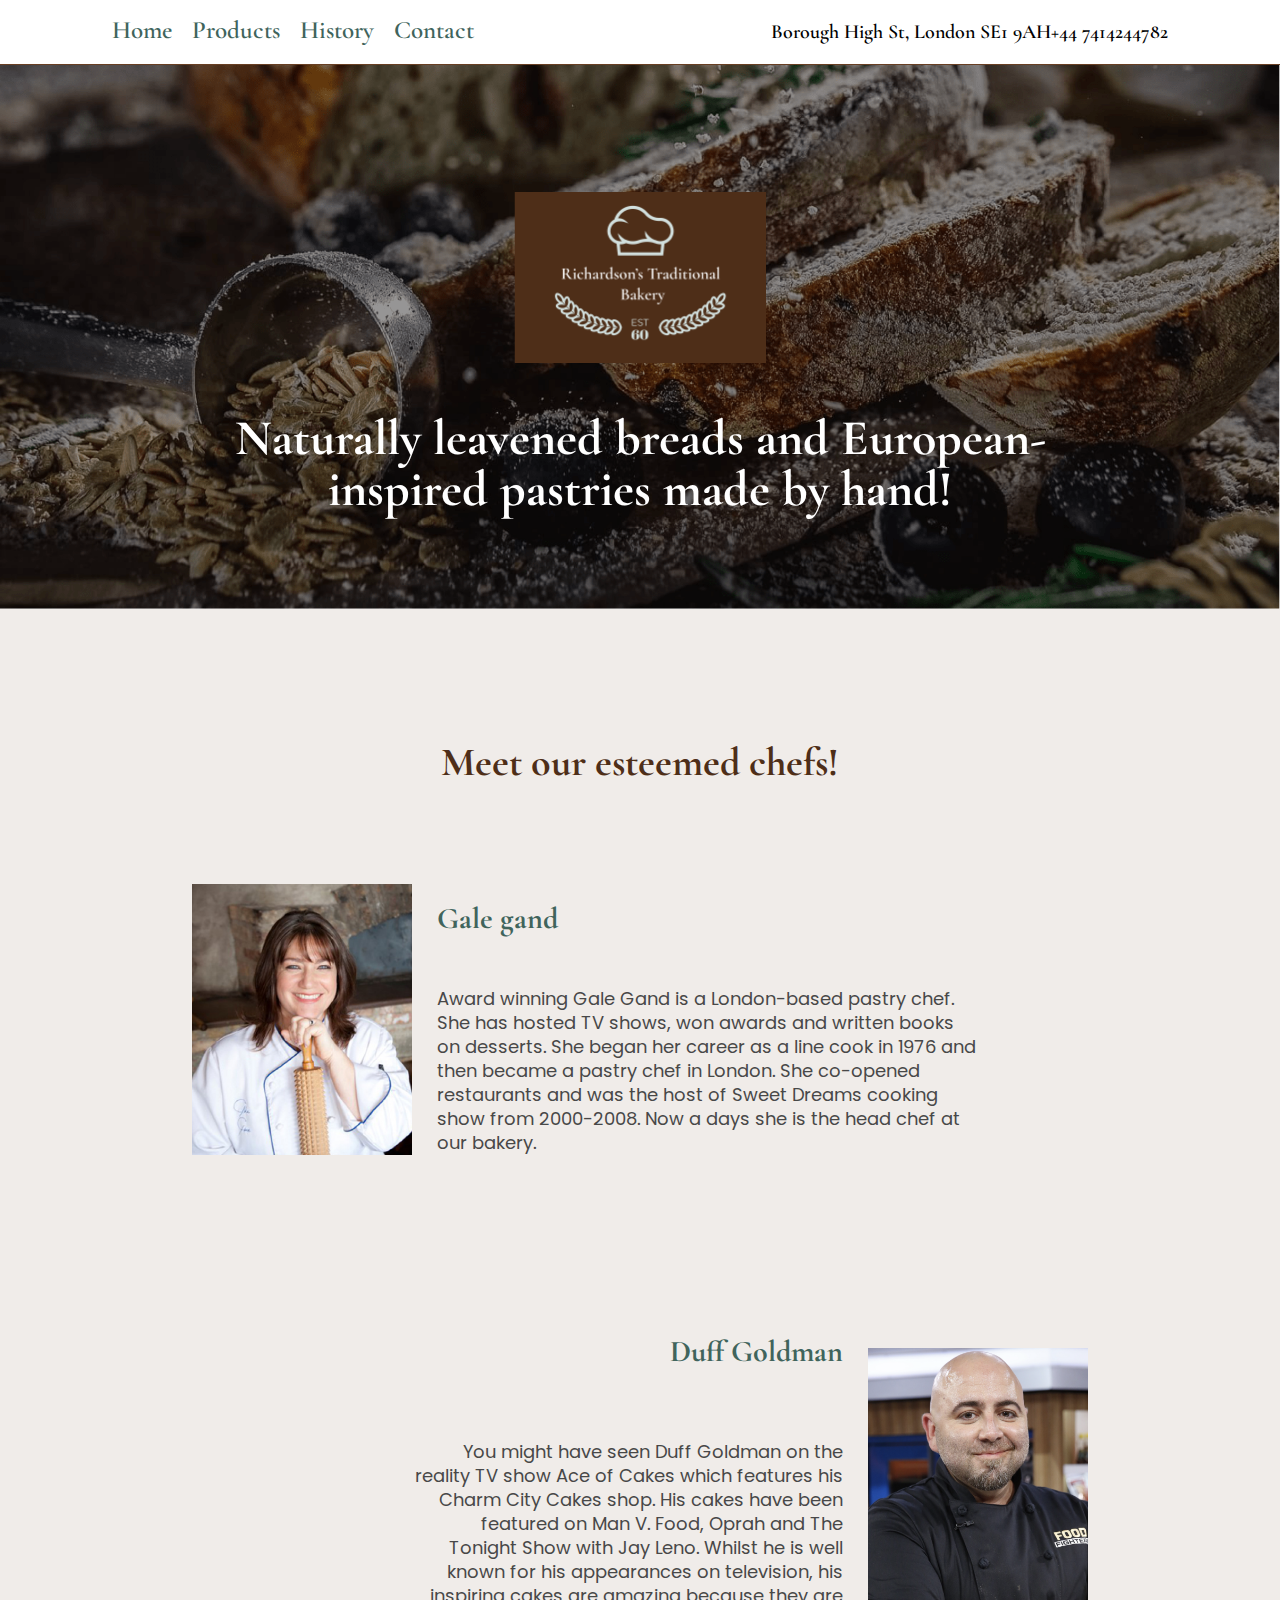
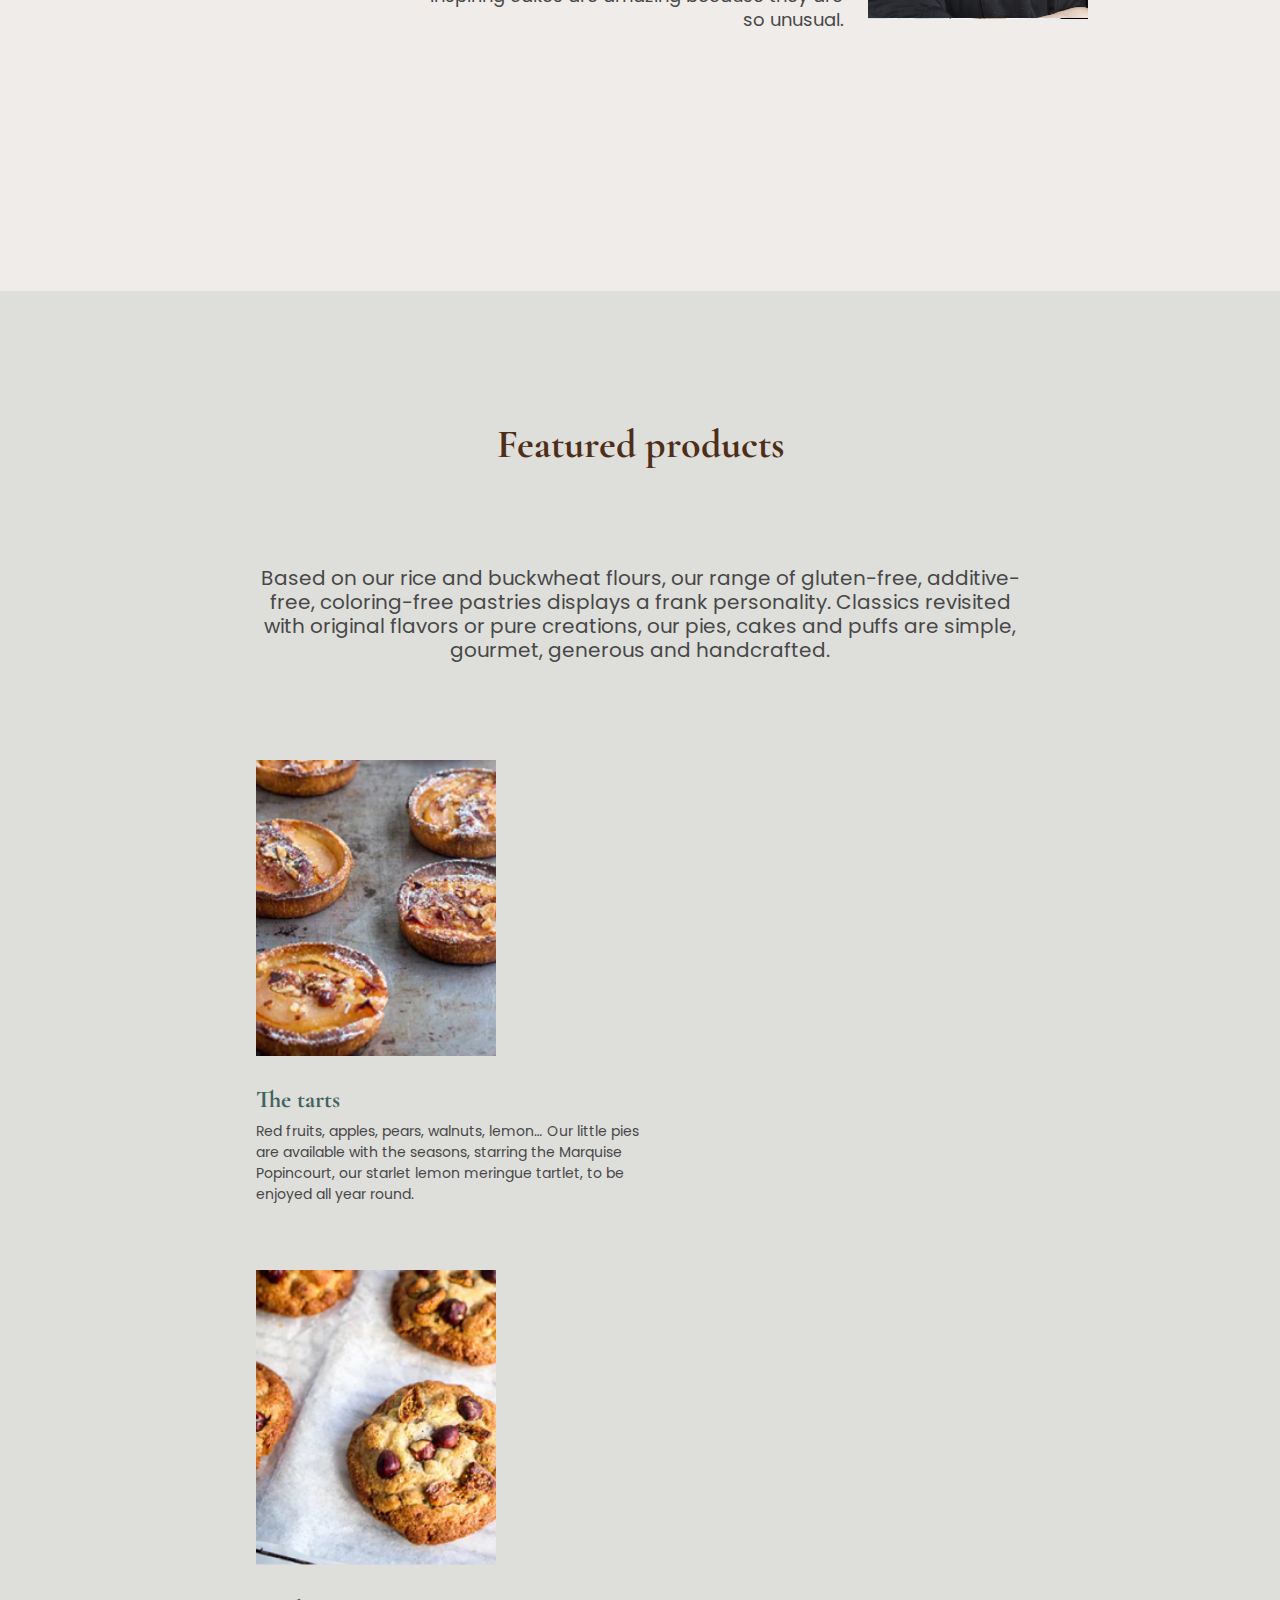
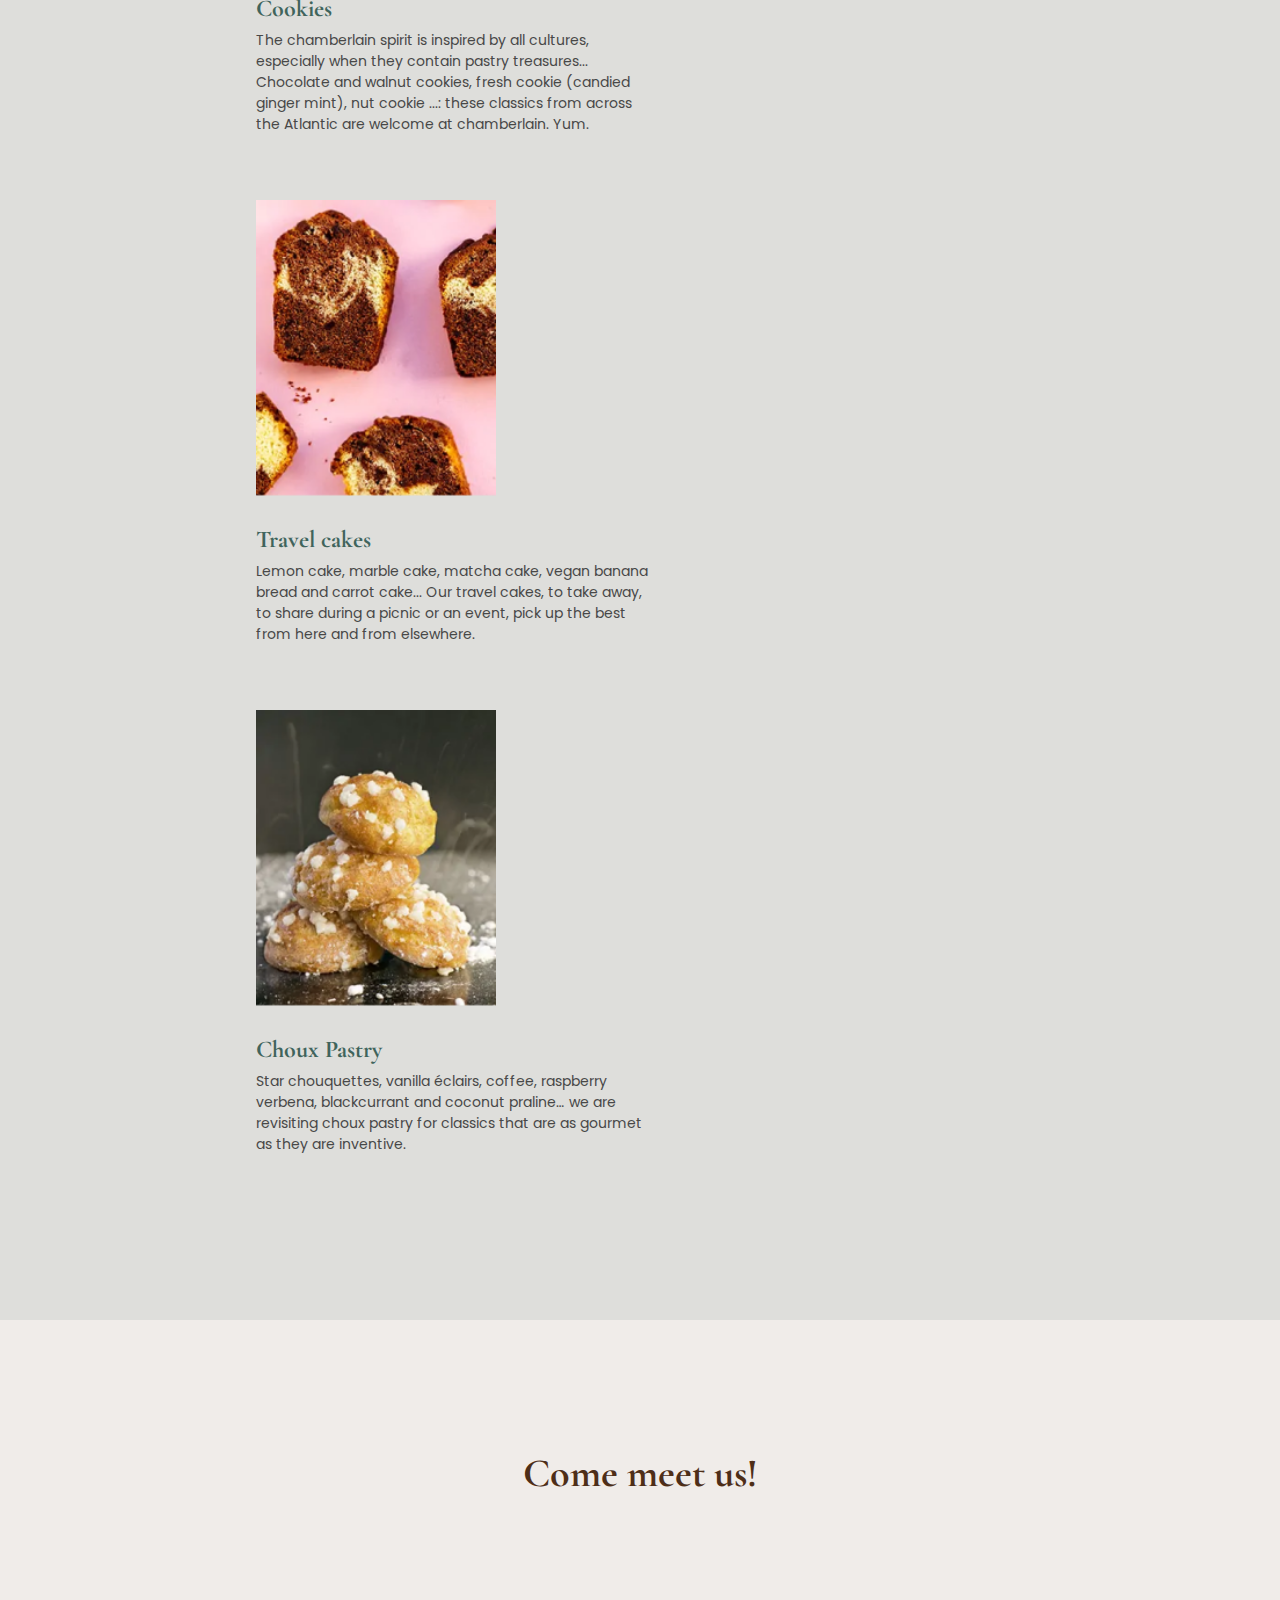
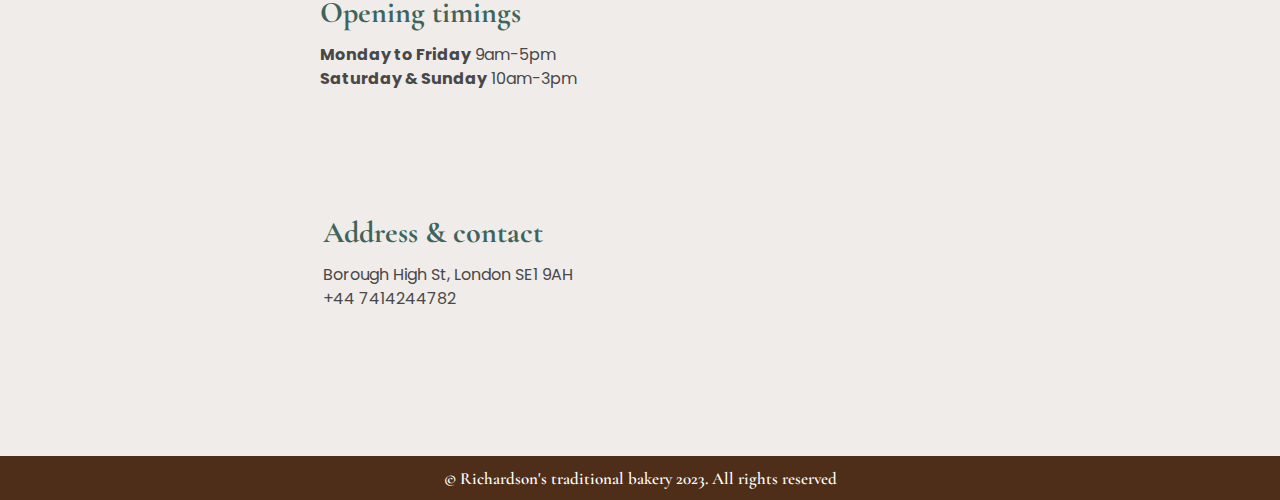
<file: index.html>
<!DOCTYPE html>
<html lang="en">
<head>
    <meta charset="UTF-8">
    <meta name="viewport" content="width=device-width, initial-scale=1">
    <title>Richardson's bakery</title>
    <link rel="preconnect" href="https://fonts.googleapis.com"/>
    <link rel="preconnect" href="https://fonts.gstatic.com" crossorigin/>
    <link href="https://fonts.googleapis.com/css2?family=Cormorant+Garamond:wght@600;700&family=Poppins:wght@400;700&display=swap"
          rel="stylesheet"/>
    <link rel="stylesheet" href="css/reset.css">
    <link rel="stylesheet" href="css/style.css">


</head>
<body>
<!-- Start navigation -->
<nav class="nav">
    <ul class="nav-list">
        <li>
            <a href="./index.html">Home</a>
        </li>
        <li>
            <a href="./html/product.html">Products</a>
        </li>
        <li>
            <a href="./html/history.html">History</a>
        </li>
        <li>
            <a href="./html/contact.html">Contact</a>
        </li>
    </ul>
    <div class="nav-adress"><p class="nav-adress_info">Borough High St, London SE1 9AH </p><a class="nav-adress_info"
                                                                                              href="tel:+44 7414244782">
        +44 7414244782</a>
    </div>
</nav>
<!-- End navigation -->

<!-- Start header -->
<header class="header">
    <figure class="figure">
        <img class="figure-img" src="./image/logo.png" alt="close-up of bread pieces"/>
        <figcaption class="figure-title">
            Naturally leavened breads and European-inspired pastries made by hand!
        </figcaption>
    </figure>
</header>
<!-- End header -->

<!-- Chefs' profile section -->
<section class="chef">
    <h2 class="chef-title">Meet our esteemed chefs!</h2>
    <!-- Gale Gand's profile -->
    <div class="chef-container">
        <figure class="chef-figure">
            <img class="chef-img"
                 src="./image/gale-gand.png"
                 alt="picture of a female chef smiling while holding a rolling pin"
            />
            <figcaption>
                <h3 class="chef-name">Gale gand</h3>
                <p class="chef-text">
                    Award winning Gale Gand is a London-based pastry chef. She has hosted TV
                    shows, won awards and written books on desserts. She began her career as
                    a line cook in 1976 and then became a pastry chef in London. She
                    co-opened restaurants and was the host of Sweet Dreams cooking show from
                    2000-2008. Now a days she is the head chef at our bakery.
                </p></figcaption>
        </figure>
        <!-- Duff Goldman's profile -->
        <figure class="chef-figure2 chef-figure">
            <img class="chef-img"
                 src="./image/duff-goldman.png"
                 alt="picture of of a male chef smiling"
            />
            <figcaption class="fig">
                <h3 class="chef-name2 chef-name">Duff Goldman</h3>
                <p class="chef-text2 chef-text">
                    You might have seen Duff Goldman on the reality TV show Ace of Cakes
                    which features his Charm City Cakes shop. His cakes have been featured
                    on Man V. Food, Oprah and The Tonight Show with Jay Leno. Whilst he is
                    well known for his appearances on television, his inspiring cakes are
                    amazing because they are so unusual.
                </p>
            </figcaption>
        </figure>

    </div>

</section>

<section class="product">
    <div class="container">
        <h2 class="chef-title">Featured products</h2>
        <p class="product-title__text">
            Based on our rice and buckwheat flours, our range of gluten-free,
            additive-free, coloring-free pastries displays a frank personality.
            Classics revisited with original flavors or pure creations, our pies,
            cakes and puffs are simple, gourmet, generous and handcrafted.
        </p>
        <div class="product-flex">
            <section>
                <img class="product-img" src="./image/The tarts.png" alt="image of tarts"/>
                <h3 class="product-name">The tarts</h3>
                <p class="product-text">
                    Red fruits, apples, pears, walnuts, lemon… Our little pies are
                    available with the seasons, starring the Marquise Popincourt, our
                    starlet lemon meringue tartlet, to be enjoyed all year round.
                </p>
            </section>
            <section>
                <img class="product-img" src="./image/cookies.png" alt="image of cookies"/>
                <h3 class="product-name">Cookies</h3>
                <p class="product-text">
                    The chamberlain spirit is inspired by all cultures, especially when
                    they contain pastry treasures... Chocolate and walnut cookies, fresh
                    cookie (candied ginger mint), nut cookie ...: these classics from
                    across the Atlantic are welcome at chamberlain. Yum.
                </p>
            </section>
            <section>
                <img class="product-img" src="./image/Travel cakes.png" alt="image of travel cakes"/>
                <h3 class="product-name">Travel cakes</h3>
                <p class="product-text">
                    Lemon cake, marble cake, matcha cake, vegan banana bread and carrot
                    cake... Our travel cakes, to take away, to share during a picnic or an
                    event, pick up the best from here and from elsewhere.
                </p>
            </section>
            <section>
                <img class="product-img" src="./image/Choux pastry.png" alt="image of choux pastry"/>
                <h3 class="product-name">Choux Pastry</h3>
                <p class="product-text">
                    Star chouquettes, vanilla éclairs, coffee, raspberry verbena,
                    blackcurrant and coconut praline… we are revisiting choux pastry for
                    classics that are as gourmet as they are inventive.
                </p>
            </section>
        </div>

    </div>

</section>
<!-- End of featured products section -->

<!-- Come meet us section -->
<section class="contact">
    <div class="container">
        <h2 class="chef-title">Come meet us!</h2>
        <div class="contact-grid">
            <div class="item1">
                <iframe class="contact-map"
                        src="https://www.google.com/maps/embed?pb=!1m18!1m12!1m3!1d2483.531182018508!2d-0.09371028456064745!3d51.503470179634455!2m3!1f0!2f0!3f0!3m2!1i1024!2i768!4f13.1!3m3!1m2!1s0x487603583d04cbcb%3A0x3b533da7da22f1dc!2sBorough%20High%20St%2C%20London!5e0!3m2!1sen!2suk!4v1675006922172!5m2!1sen!2suk"
                        style="border: 0"
                        allowfullscreen=""
                        loading="lazy"
                        referrerpolicy="no-referrer-when-downgrade"
                ></iframe>
            </div>

            <div class="opening item2">
                <h3 class="contact-opening">Opening timings</h3>
                <p class="contact-time"><span>Monday to Friday</span> 9am-5pm</p>
                <p class="contact-time"><span>Saturday & Sunday</span> 10am-3pm</p>
            </div>
            <div class="item3">
                <h3 class="contact-opening">Address & contact</h3>
                <p class="contact-time">Borough High St, London SE1 9AH</p>
                <a class="contact-time" href="tel:+44 7414244782"> +44 7414244782</a>
            </div>
        </div>

    </div>
</section>

<!-- End of come meet us section -->

<!-- Footer start -->
<footer class="footer">
    <p>© Richardson&apos;s traditional bakery 2023. All rights reserved</p>
</footer>
<!-- Footer end -->
</body>
</html>
</file>
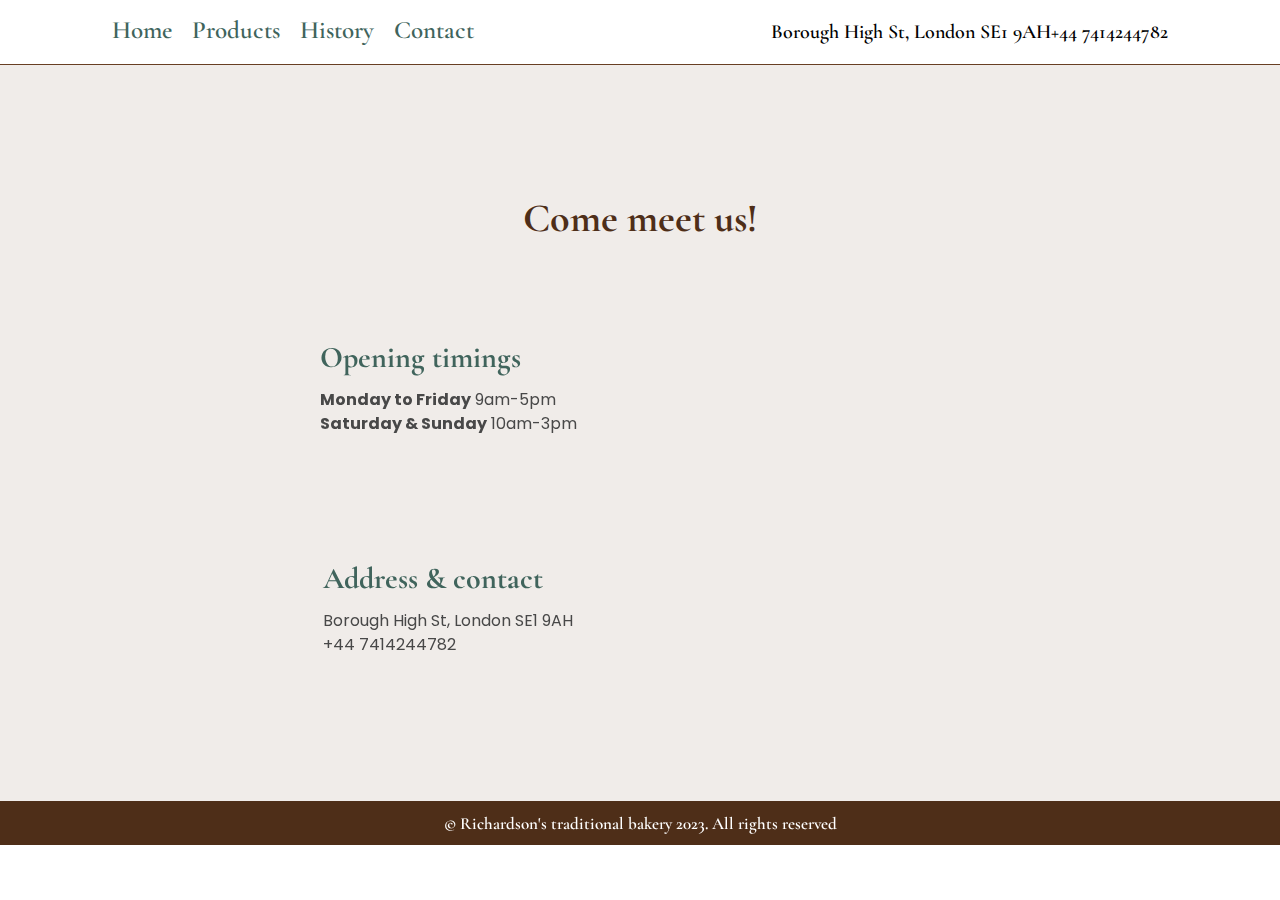
<file: html/contact.html>
<!doctype html>
<html lang="en">
<head>
    <meta charset="UTF-8">
    <meta name="viewport"
          content="width=device-width, user-scalable=no, initial-scale=1.0, maximum-scale=1.0, minimum-scale=1.0">
    <meta http-equiv="X-UA-Compatible" content="ie=edge">
    <link rel="preconnect" href="https://fonts.googleapis.com"/>
    <link rel="preconnect" href="https://fonts.gstatic.com" crossorigin/>
    <link href="https://fonts.googleapis.com/css2?family=Cormorant+Garamond:wght@600;700&family=Poppins:wght@400;700&display=swap"
          rel="stylesheet"/>
    <title>Contacts</title>
    <link rel="stylesheet" href="../css/reset.css">
    <link rel="stylesheet" href="../css/style.css">

</head>
<body>
<header>
    <nav class="nav">
        <ul class="nav-list">
            <li>
                <a href="../index.html">Home</a>
            </li>
            <li>
                <a href="./product.html">Products</a>
            </li>
            <li>
                <a href="./history.html">History</a>
            </li>
            <li>
                <a href="./contact.html">Contact</a>
            </li>
        </ul>
        <div class="nav-adress"><p class="nav-adress_info">Borough High St, London SE1 9AH </p><a class="nav-adress_info" href="tel:+44 7414244782"> +44 7414244782</a>
        </div>
    </nav>
</header>
<main>
    <section class="contact">
        <div class="container">
            <h2 class="chef-title">Come meet us!</h2>
            <div class="contact-grid">
                <div class="item1">
                    <iframe class="contact-map"
                            src="https://www.google.com/maps/embed?pb=!1m18!1m12!1m3!1d2483.531182018508!2d-0.09371028456064745!3d51.503470179634455!2m3!1f0!2f0!3f0!3m2!1i1024!2i768!4f13.1!3m3!1m2!1s0x487603583d04cbcb%3A0x3b533da7da22f1dc!2sBorough%20High%20St%2C%20London!5e0!3m2!1sen!2suk!4v1675006922172!5m2!1sen!2suk"
                            style="border: 0"
                            allowfullscreen=""
                            loading="lazy"
                            referrerpolicy="no-referrer-when-downgrade"
                    ></iframe>
                </div>

                <div class="opening item2">
                    <h3 class="contact-opening">Opening timings</h3>
                    <p class="contact-time"><span>Monday to Friday</span> 9am-5pm</p>
                    <p class="contact-time"><span>Saturday & Sunday</span> 10am-3pm</p>
                </div>
                <div class="item3">
                    <h3 class="contact-opening">Address & contact</h3>
                    <p class="contact-time">Borough High St, London SE1 9AH</p>
                    <a class="contact-time" href="tel:+44 7414244782"> +44 7414244782</a>
                </div>
            </div>

        </div>
    </section>

    <!-- End of come meet us section -->
</main>
<!-- Footer start -->
<footer class="footer">
    <p>© Richardson&apos;s traditional bakery 2023. All rights reserved</p>
</footer>
</body>
</html>
</file>
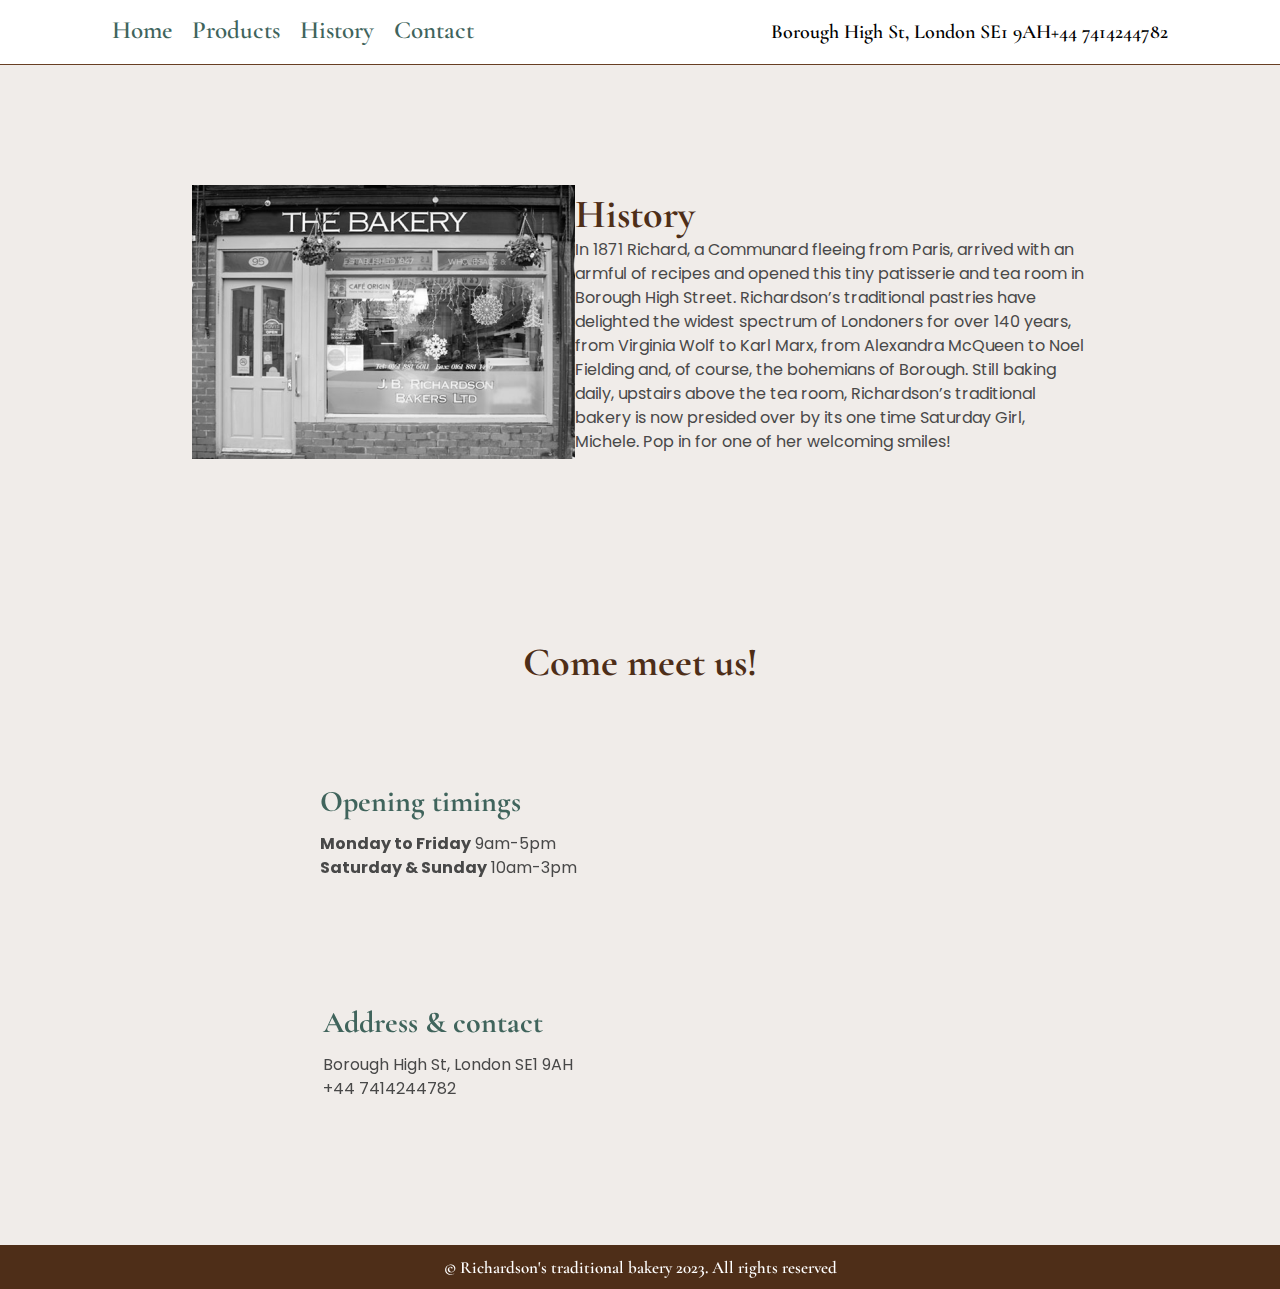
<file: html/history.html>
<!doctype html>
<html lang="en">
<head>
    <meta charset="UTF-8">
    <meta name="viewport"
          content="width=device-width, user-scalable=no, initial-scale=1.0, maximum-scale=1.0, minimum-scale=1.0">
    <meta http-equiv="X-UA-Compatible" content="ie=edge">
    <link rel="preconnect" href="https://fonts.googleapis.com"/>
    <link rel="preconnect" href="https://fonts.gstatic.com" crossorigin/>
    <link href="https://fonts.googleapis.com/css2?family=Cormorant+Garamond:wght@600;700&family=Poppins:wght@400;700&display=swap"
          rel="stylesheet"/>
    <title>History</title>
    <link rel="stylesheet" href="../css/reset.css">
    <link rel="stylesheet" href="../css/style.css">

</head>
<body>
<header>
    <nav class="nav">
        <ul class="nav-list">
            <li>
                <a href="../index.html">Home</a>
            </li>
            <li>
                <a href="./product.html">Products</a>
            </li>
            <li>
                <a href="./history.html">History</a>
            </li>
            <li>
                <a href="./contact.html">Contact</a>
            </li>
        </ul>
        <div class="nav-adress"><p class="nav-adress_info">Borough High St, London SE1 9AH </p><a
                class="nav-adress_info" href="tel:+44 7414244782"> +44 7414244782</a>
        </div>
    </nav>
</header>
<main>
    <section class="history">

        <div class="container-history">
            <div class="history-info">
                <img class="history-img" src="../image/our-story.png" alt="our-story">
                <div class="about">
                    <h3 class="history-title">History</h3>
                    <p class="history-text">In 1871 Richard, a Communard fleeing from Paris, arrived with an armful of recipes and opened this
                        tiny patisserie and tea room in Borough High Street. Richardson’s traditional pastries have
                        delighted the widest spectrum of Londoners for over 140 years, from Virginia Wolf to Karl Marx, from
                        Alexandra McQueen to Noel Fielding and, of course, the bohemians of Borough. Still baking daily,
                        upstairs above the tea room, Richardson’s traditional bakery is now presided over by its one time
                        Saturday Girl, Michele. Pop in for one of her welcoming smiles!</p>
                </div>
            </div>
        </div>

    </section>
    <!-- Come meet us section -->
    <section class="contact">
        <div class="container">
            <h2 class="chef-title">Come meet us!</h2>
            <div class="contact-grid">
                <div class="item1">
                    <iframe class="contact-map"
                            src="https://www.google.com/maps/embed?pb=!1m18!1m12!1m3!1d2483.531182018508!2d-0.09371028456064745!3d51.503470179634455!2m3!1f0!2f0!3f0!3m2!1i1024!2i768!4f13.1!3m3!1m2!1s0x487603583d04cbcb%3A0x3b533da7da22f1dc!2sBorough%20High%20St%2C%20London!5e0!3m2!1sen!2suk!4v1675006922172!5m2!1sen!2suk"
                            style="border: 0"
                            allowfullscreen=""
                            loading="lazy"
                            referrerpolicy="no-referrer-when-downgrade"
                    ></iframe>
                </div>

                <div class="opening item2">
                    <h3 class="contact-opening">Opening timings</h3>
                    <p class="contact-time"><span>Monday to Friday</span> 9am-5pm</p>
                    <p class="contact-time"><span>Saturday & Sunday</span> 10am-3pm</p>
                </div>
                <div class="item3">
                    <h3 class="contact-opening">Address & contact</h3>
                    <p class="contact-time">Borough High St, London SE1 9AH</p>
                    <a class="contact-time" href="tel:+44 7414244782"> +44 7414244782</a>
                </div>
            </div>

        </div>
    </section>

    <!-- End of come meet us section -->
</main>
<!-- Footer start -->
<footer class="footer">
    <p>© Richardson&apos;s traditional bakery 2023. All rights reserved</p>
</footer>
</body>
</html>
</file>
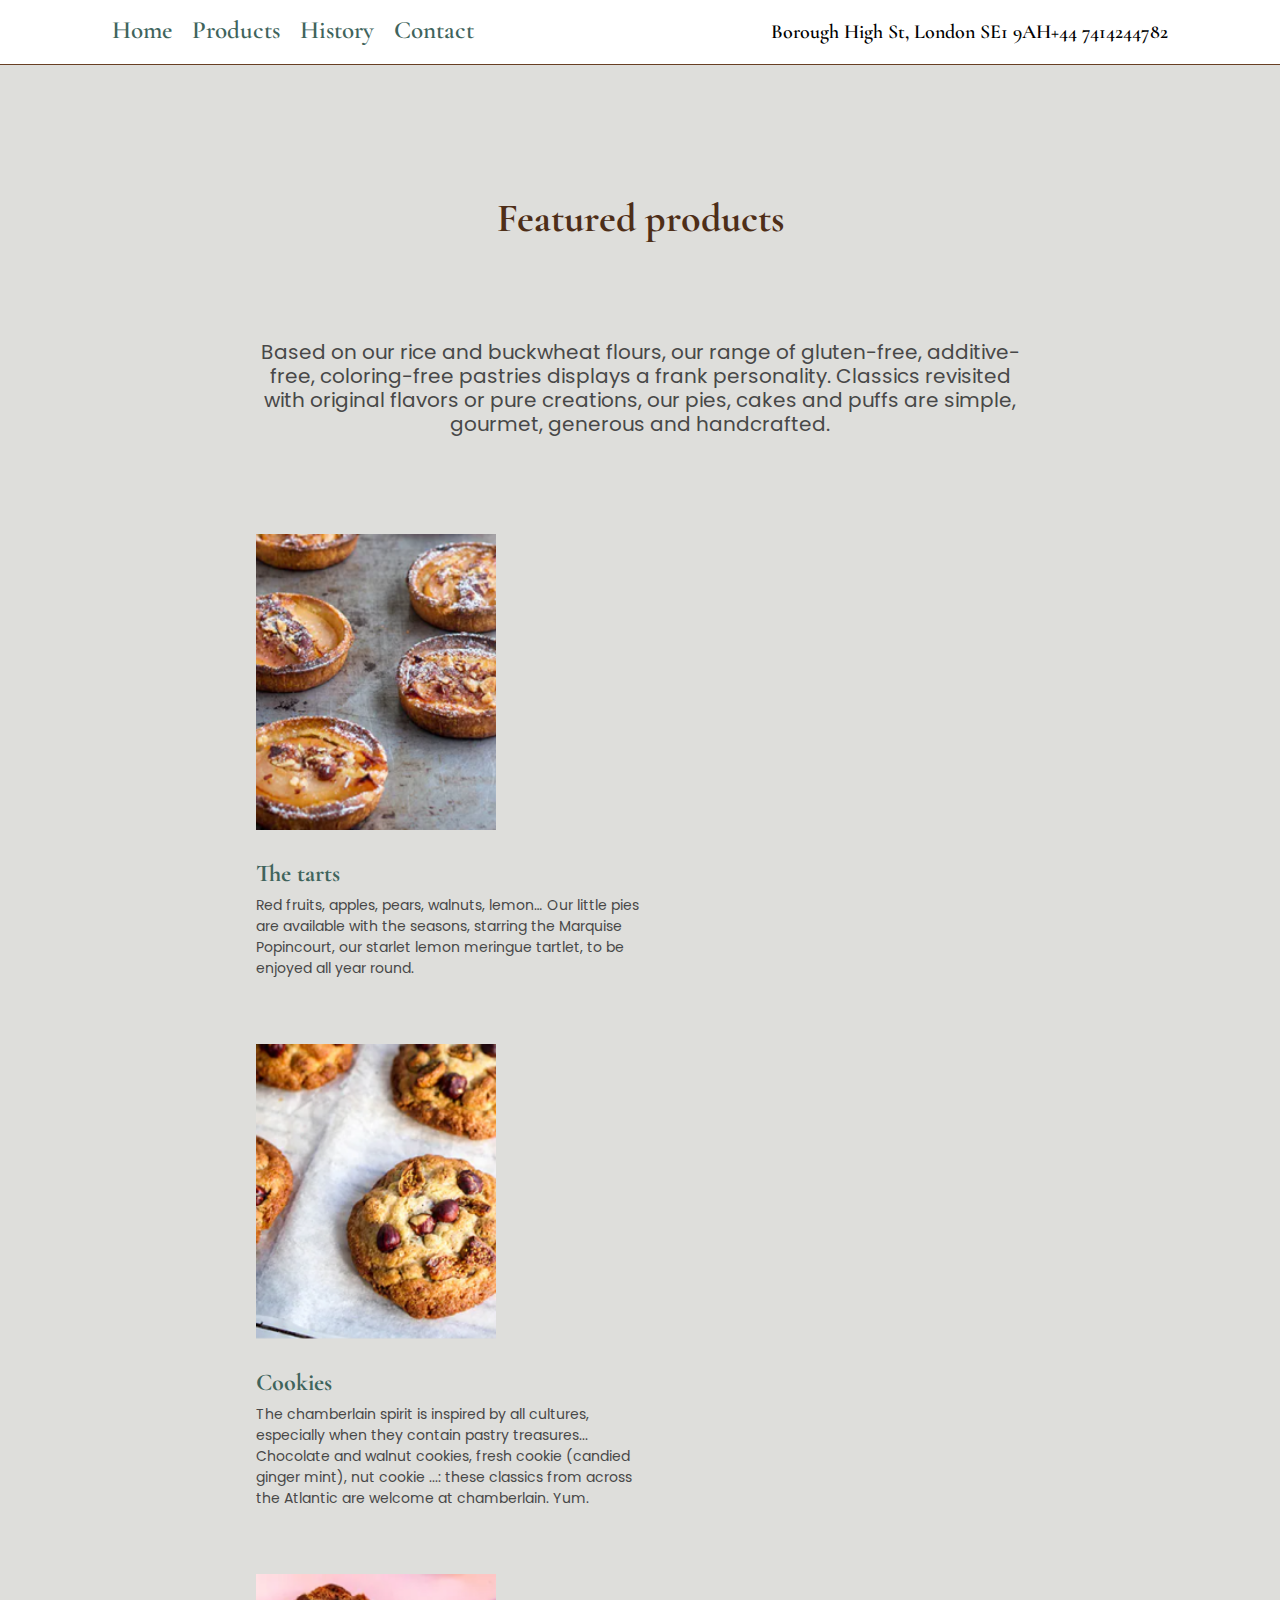
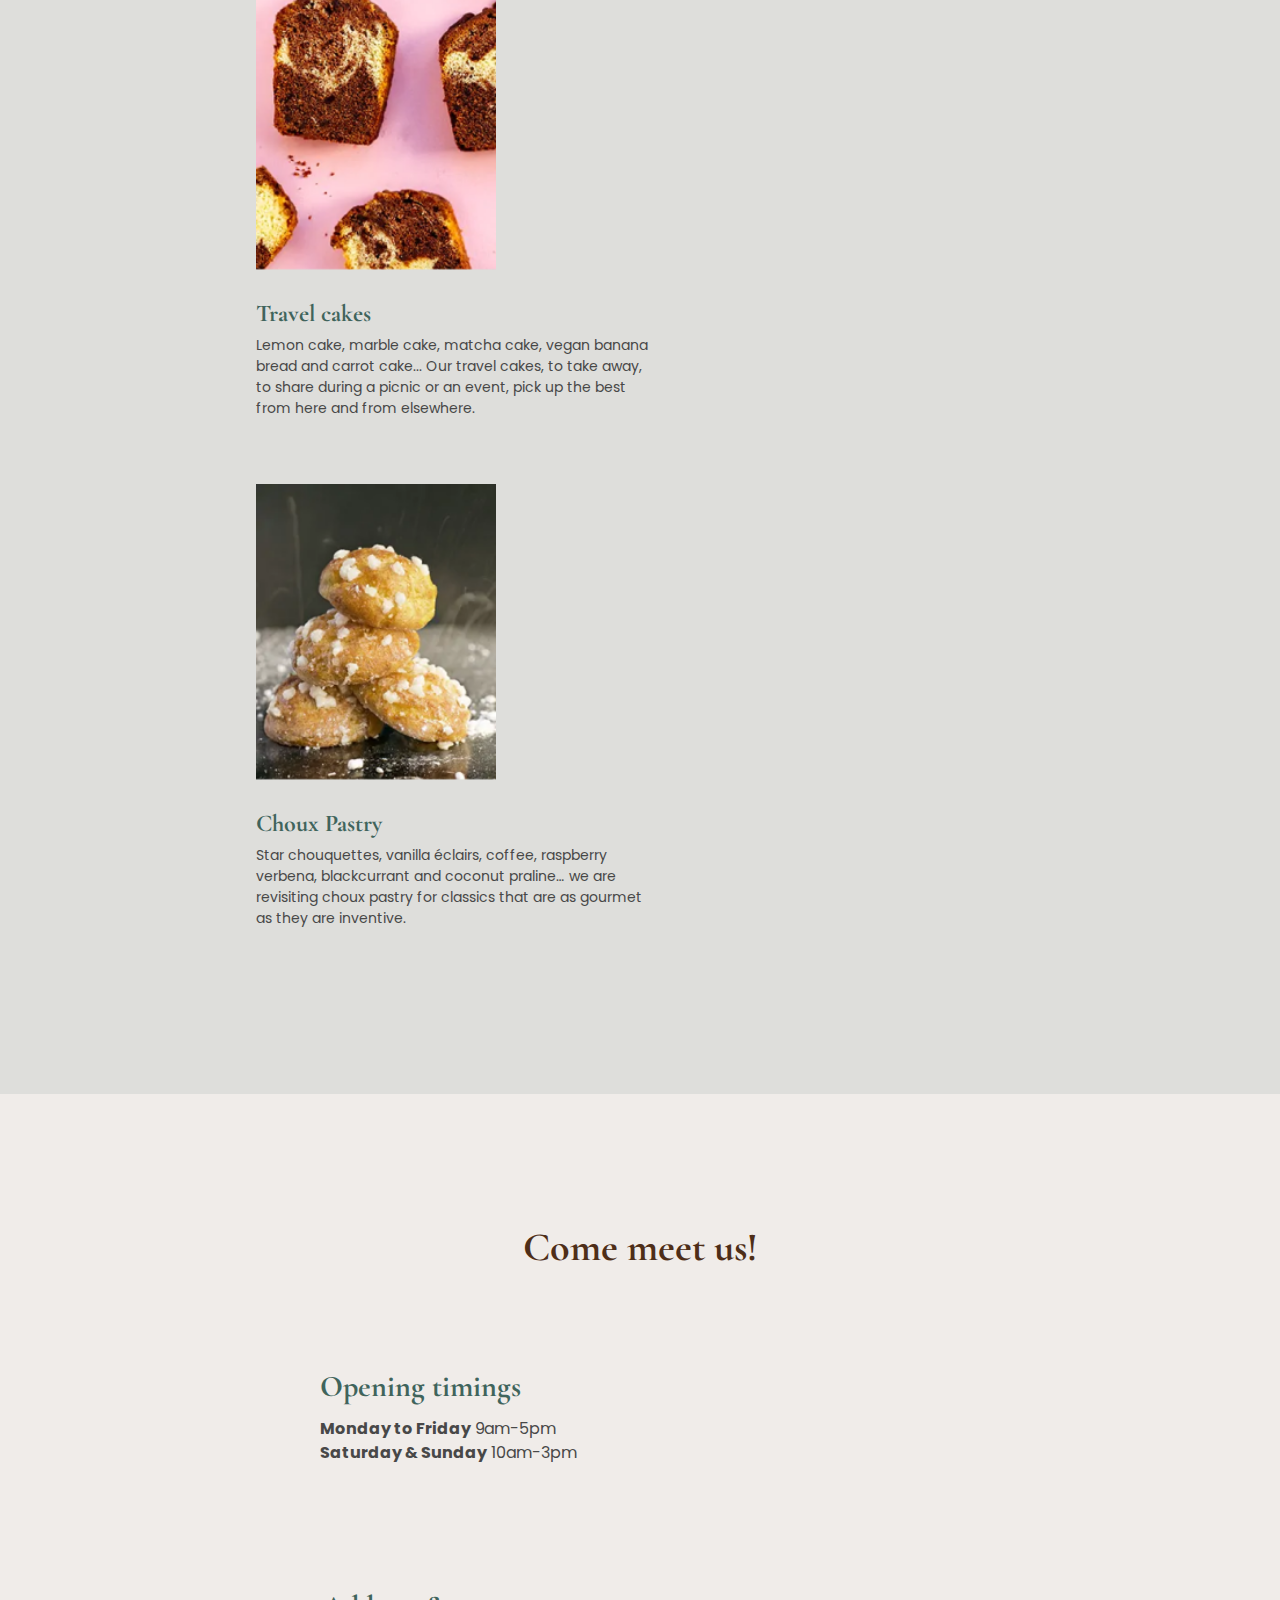
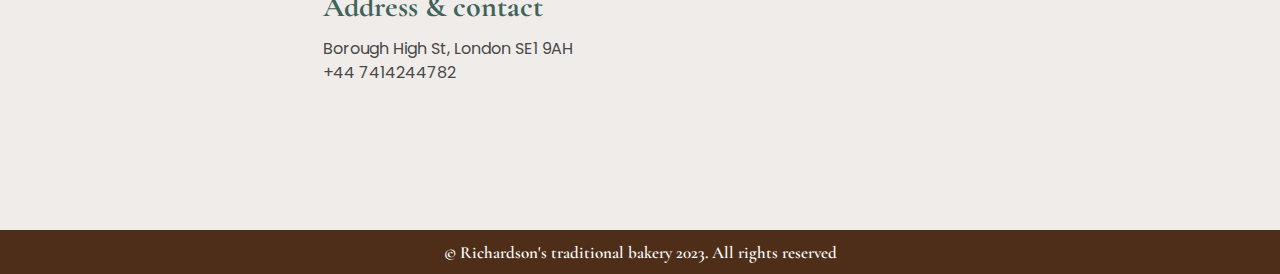
<file: html/product.html>
<!doctype html>
<html lang="en">
<head>
    <meta charset="UTF-8">
    <meta name="viewport"
          content="width=device-width, user-scalable=no, initial-scale=1.0, maximum-scale=1.0, minimum-scale=1.0">
    <meta http-equiv="X-UA-Compatible" content="ie=edge">
    <link rel="preconnect" href="https://fonts.googleapis.com"/>
    <link rel="preconnect" href="https://fonts.gstatic.com" crossorigin/>
    <link href="https://fonts.googleapis.com/css2?family=Cormorant+Garamond:wght@600;700&family=Poppins:wght@400;700&display=swap"
          rel="stylesheet"/>
    <title>Product</title>
    <link rel="stylesheet" href="../css/reset.css">
    <link rel="stylesheet" href="../css/style.css">

</head>
<body>
<header>
    <nav class="nav">
        <ul class="nav-list">
            <li>
                <a href="../index.html">Home</a>
            </li>
            <li>
                <a href="./product.html">Products</a>
            </li>
            <li>
                <a href="./history.html">History</a>
            </li>
            <li>
                <a href="./contact.html">Contact</a>
            </li>
        </ul>
        <div class="nav-adress"><p class="nav-adress_info">Borough High St, London SE1 9AH </p><a class="nav-adress_info" href="tel:+44 7414244782"> +44 7414244782</a>
        </div>
    </nav>
</header>
<main>
    <section class="product">
        <div class="container">
            <h2 class="chef-title">Featured products</h2>
            <p class="product-title__text">
                Based on our rice and buckwheat flours, our range of gluten-free,
                additive-free, coloring-free pastries displays a frank personality.
                Classics revisited with original flavors or pure creations, our pies,
                cakes and puffs are simple, gourmet, generous and handcrafted.
            </p>
            <div class="product-flex">
                <section>
                    <img class="product-img" src="../image/The tarts.png" alt="image of tarts"/>
                    <h3 class="product-name">The tarts</h3>
                    <p class="product-text">
                        Red fruits, apples, pears, walnuts, lemon… Our little pies are
                        available with the seasons, starring the Marquise Popincourt, our
                        starlet lemon meringue tartlet, to be enjoyed all year round.
                    </p>
                </section>
                <section>
                    <img class="product-img" src="../image/cookies.png" alt="image of cookies"/>
                    <h3 class="product-name">Cookies</h3>
                    <p class="product-text">
                        The chamberlain spirit is inspired by all cultures, especially when
                        they contain pastry treasures... Chocolate and walnut cookies, fresh
                        cookie (candied ginger mint), nut cookie ...: these classics from
                        across the Atlantic are welcome at chamberlain. Yum.
                    </p>
                </section>
                <section>
                    <img class="product-img" src="../image/Travel cakes.png" alt="image of travel cakes"/>
                    <h3 class="product-name">Travel cakes</h3>
                    <p class="product-text">
                        Lemon cake, marble cake, matcha cake, vegan banana bread and carrot
                        cake... Our travel cakes, to take away, to share during a picnic or an
                        event, pick up the best from here and from elsewhere.
                    </p>
                </section>
                <section>
                    <img class="product-img" src="../image/Choux pastry.png" alt="image of choux pastry"/>
                    <h3 class="product-name">Choux Pastry</h3>
                    <p class="product-text">
                        Star chouquettes, vanilla éclairs, coffee, raspberry verbena,
                        blackcurrant and coconut praline… we are revisiting choux pastry for
                        classics that are as gourmet as they are inventive.
                    </p>
                </section>
            </div>

        </div>

    </section>
    <!-- End of featured products section -->

    <!-- Come meet us section -->
    <section class="contact">
        <div class="container">
            <h2 class="chef-title">Come meet us!</h2>
            <div class="contact-grid">
                <div class="item1">
                    <iframe class="contact-map"
                            src="https://www.google.com/maps/embed?pb=!1m18!1m12!1m3!1d2483.531182018508!2d-0.09371028456064745!3d51.503470179634455!2m3!1f0!2f0!3f0!3m2!1i1024!2i768!4f13.1!3m3!1m2!1s0x487603583d04cbcb%3A0x3b533da7da22f1dc!2sBorough%20High%20St%2C%20London!5e0!3m2!1sen!2suk!4v1675006922172!5m2!1sen!2suk"
                            style="border: 0"
                            allowfullscreen=""
                            loading="lazy"
                            referrerpolicy="no-referrer-when-downgrade"
                    ></iframe>
                </div>

                <div class="opening item2">
                    <h3 class="contact-opening">Opening timings</h3>
                    <p class="contact-time"><span>Monday to Friday</span> 9am-5pm</p>
                    <p class="contact-time"><span>Saturday & Sunday</span> 10am-3pm</p>
                </div>
                <div class="item3">
                    <h3 class="contact-opening">Address & contact</h3>
                    <p class="contact-time">Borough High St, London SE1 9AH</p>
                    <a class="contact-time" href="tel:+44 7414244782"> +44 7414244782</a>
                </div>
            </div>

        </div>
    </section>
    <!-- End of come meet us section -->

</main>
<!-- Footer start -->
<footer class="footer">
    <p>© Richardson&apos;s traditional bakery 2023. All rights reserved</p>
</footer>
</body>
</html>
</file>
<file: css/style.css>
body {
    font-family: "Poppins", Verdana, sans-serif;
    background-color: #ffffff;
    color: #000000;
    line-height: 1.5;
    min-width: 320px;
}

.nav {
    background-color: #FFFFFF;
    border-bottom: #683F23 solid 1px;
    display: flex;
    justify-content: space-between;
    flex-wrap: wrap;
    padding-bottom: 29px;

}

.nav-list {
    width: 100%;
    display: flex;
    justify-content: space-evenly;
    margin: 23px 0 26px 0;
}

.nav-list li a {
    font-family: 'Cormorant Garamond';
    font-style: normal;
    font-weight: 600;
    font-size: 18px;
    line-height: 22px;
    color: #40645C;
}

.nav-list li a:hover {
    text-decoration: underline;
}

.nav-list li a:active {
    text-decoration: underline;
}

.nav-adress {
    width: 100%;
    display: flex;
    justify-content: center;
}

.nav-adress_info {
    font-family: 'Cormorant Garamond';
    font-style: normal;
    font-weight: 600;
    font-size: 16px;
    line-height: 19px;
    text-align: center;
    color: #000000;
}

/* Header styling */

.header {
    background-image: url(../image/background-image.png);
    background-repeat: no-repeat;
    background-size: cover;
    background-position: center center;
    max-height: 302px;
}

.figure {
    display: block;
    margin: 0 auto;
    width: 90%;
}

.figure-img {
    display: block;
    margin: 0 auto;
    padding-top: 31px;
    width: 152px;
}

.figure-title {
    font-family: 'Cormorant Garamond', sans-serif;
    font-style: normal;
    font-weight: 700;
    font-size: 30px;
    line-height: 36px;
    color: #FFFFFF;
    text-align: center;
    display: block;
    margin-top: 1em;
    padding-bottom: 47px;
}

/* End of header styling */

/* Styling meet our chefs section */
.chef {
    background-color: #F0ECE9;
    padding-bottom: 94px;
}

.chef-title {
    font-family: "Cormorant Garamond", Georgia, Times, 'Times new roman', serif;
    font-style: normal;
    font-weight: 700;
    font-size: 40px;
    line-height: 48px;
    text-align: center;
    color: #4E2E18;
    padding-top: 1em;
    padding-bottom: 1em;
}

.chef-img {
    width: 207px;
    height: auto;
    margin-left: 29px;
}

.chef-name {
    font-family: 'Cormorant Garamond';
    font-style: normal;
    font-weight: 700;
    font-size: 30px;
    line-height: 36px;
    margin: 39px 0 14px 29px;
    color: #40645C;
}

.chef-text {
    font-family: 'Poppins';
    font-style: normal;
    font-weight: 400;
    font-size: 16px;
    line-height: 24px;
    margin: 0 50px 76px 29px;
    color: #484848;
}

/*End styleng chef*/

/*Product*/
.product {
    background: #DEDEDB;
    padding-bottom: 70px;
}

.container {
    margin: 0 auto;
    max-width: 80%;
}

.product-title__text {
    font-family: 'Poppins';
    font-style: normal;
    font-weight: 400;
    font-size: 16px;
    line-height: 24px;
    text-align: center;
    color: #484848;
    margin-bottom: 67px;

}

.product-name {
    font-family: 'Cormorant Garamond';
    font-style: normal;
    font-weight: 700;
    font-size: 24px;
    line-height: 29px;
    color: #40645C;
    margin: 22px 0 7px 0;
}

.product-text {
    font-family: 'Poppins';
    font-style: normal;
    font-weight: 400;
    font-size: 14px;
    line-height: 21px;
    color: #484848;
    margin-bottom: 65px;
}

/*End style product*/

/*Map*/
.contact {
    background-color: #F0ECE9;
    padding-bottom: 40px;
}

.contact-map {
    margin-bottom: 65px;
    width: 100%;
    min-height: 200px;
}

.contact-opening {
    font-family: 'Cormorant Garamond';
    font-style: normal;
    font-weight: 700;
    font-size: 30px;
    line-height: 36px;
    color: #40645C;
    margin-bottom: 12px;
}

.opening {
    margin-bottom: 20px;
}

.contact-time {
    font-family: 'Poppins';
    font-style: normal;
    font-weight: 400;
    font-size: 16px;
    line-height: 24px;
    color: #484848;
}

.contact-time span {
    font-weight: 700;
}

/*Map end*/
/*Footer*/
.footer {
    background: #4E2E18;
    min-height: 44px;
}

.footer p {
    font-family: 'Cormorant Garamond';
    font-style: normal;
    font-weight: 600;
    font-size: 12px;
    line-height: 15px;
    text-align: center;
    color: #FFFFFF;
    padding-top: 15px;

}

/*History*/
.container-history {
    width: 100%;
    padding-bottom: 50px;
}

.history {
    background-color: #F0ECE9;
}

.history-info {

}

.history-img {
    width: 100%;

}

.history-title {
    font-family: 'Cormorant Garamond';
    font-style: normal;
    font-weight: 700;
    font-size: 40px;
    line-height: 48px;
    color: #4E2E18;
    margin: 58px 0 16px 34px;

}

.history-text {
    font-family: 'Poppins';
    font-style: normal;
    font-weight: 400;
    font-size: 16px;
    line-height: 24px;
    color: #484848;
    margin: 0 34px;
}

@media (min-width: 481px) {
    .nav-list {
        justify-content: flex-start;
        padding-left: 50px;
        margin-top: 25px;
    }

    .nav-list li a {
        margin-right: 20px;
    }

    .nav-adress {
        justify-content: flex-start;
        padding-left: 50px;
    }

    /*Header*/
    .header {
        max-height: 297px;

    }

    .figure-img {
        padding-top: 55px;
        width: 152px;
    }

    .figure-title {
        padding-bottom: 54px;
    }

    /*Chef*/
    .chef-title {
        padding-top: 2em;
        padding-bottom: 98px;
    }

    .chef-img {
        margin-left: 68px;
    }

    .chef-name {
        margin: 24px 0 14px 69px;
    }

    .chef-text {
        margin: 0 50px 100px 69px;
        padding-right: 220px;
        color: #484848;
    }

    /*Product*/
    .product-title__text {
        font-size: 18px;
        margin-bottom: 100px;
    }

    /*Map*/
    .contact-map {
        margin-bottom: 50px;
        min-height: 308px;
    }

    /*History*/
    .container-history {
        width: 80%;
        margin: 0 auto;
        padding-bottom: 50px;
    }

    .history {
        background-color: #F0ECE9;
    }

    .history-title {
        margin: 59px 0 16px 0;
    }

    .history-text {
        margin: 0;
    }
}

@media (min-width: 993px) {
    .nav {
        flex-wrap: nowrap;
        align-items: center;
        padding-bottom: 0;
    }

    .nav-list {
        padding-left: 7em;
        margin: 19px 0;
    }

    .nav-list li a {
        font-size: 25px;
    }

    .nav-adress {
        justify-content: flex-end;
        margin-right: 7em;
    }

    .nav-adress_info {
        font-size: 20px;
    }

    /*Header*/
    .header {
        min-height: 544px;
    }

    .figure {
        width: 70%;
    }

    .figure-img {
        padding-top: 127px;
        width: 252px;
    }

    .figure-title {
        font-size: 50px;
        line-height: 51px;
        padding-bottom: 114px;
    }

    /*Chef*/
    .chef {
        background-color: #F0ECE9;
        padding-bottom: 80px;

    }

    .chef-title {
        padding-top: 129px;
    }

    .chef-container {
        width: 70%;
        margin: 0 auto;
    }

    .chef-figure {
        padding-bottom: 179px;
        display: flex;
        align-items: flex-end;
    }

    .chef-img {
        width: 220px;
        height: auto;
        margin-left: 0;
    }

    .chef-name {
        margin: 0 0 50px 25px;
    }

    .chef-text {
        font-size: 18px;
        margin: 0 0 0 25px;
        padding-right: 0;
        width: 80%;
    }

    .chef-figure2 {
        display: flex;
        flex-direction: row-reverse;
        align-items: center;
    }

    .chef-name2 {
        font-family: 'Cormorant Garamond';
        font-style: normal;
        font-weight: 700;
        font-size: 30px;
        line-height: 36px;
        color: #40645C;
        float: right;
        margin: 0 25px 70px 0;

    }

    .chef-text2 {
        font-family: 'Poppins';
        font-style: normal;
        font-weight: 400;
        line-height: 24px;
        text-align: right;
        color: #484848;
        margin-right: 25px;
        float: right;
        font-size: 18px;
    }

    .fig {
        width: 60%;
    }

    /*Product*/
    .product {
        padding-bottom: 100px;
    }

    .container {
        max-width: 60%;
    }

    .product-title__text {
        font-size: 20px;
        margin-bottom: 98px;
    }

    .product-flex {
        display: flex;
        flex-wrap: wrap;
        justify-content: space-between;

    }

    .product-img {
        width: 240px;
    }

    .product-text {
        display: block;
        width: 400px;
    }

    /*Map*/
    .contact-map {
        margin: 0;
        width: 478px;
        height: 308px;
    }

    .contact-grid {
        display: grid;
        justify-items: center;
        grid-template-rows:50% 50%;
        grid-auto-columns: 50% 50%;
        height: 100%;
        gap: 10px;
        grid-template-areas:
    "item2 item1"
    "item3 1tem1"
    }

    .item1 {
        grid-area: item1;

    }

    .item2 {
        grid-area: item2;

    }

    .item3 {
        grid-area: item3;
    }

    .footer p {
        font-size: 17px;
    }

    /*History*/
    .container-history {
        width: 80%;
    }


    .history-info {
        padding-top: 120px;
        display: flex;
        justify-content: space-between;
        align-items: center;
    }

    .history-img {
        width: 383px;
    }

    .history-title {
        margin: 0;
    }

    .history-text {
        margin: 0;
    }

    .about {
        width: 545px;
    }

    .container-history {
        width: 70%;
    }
}
</file>
